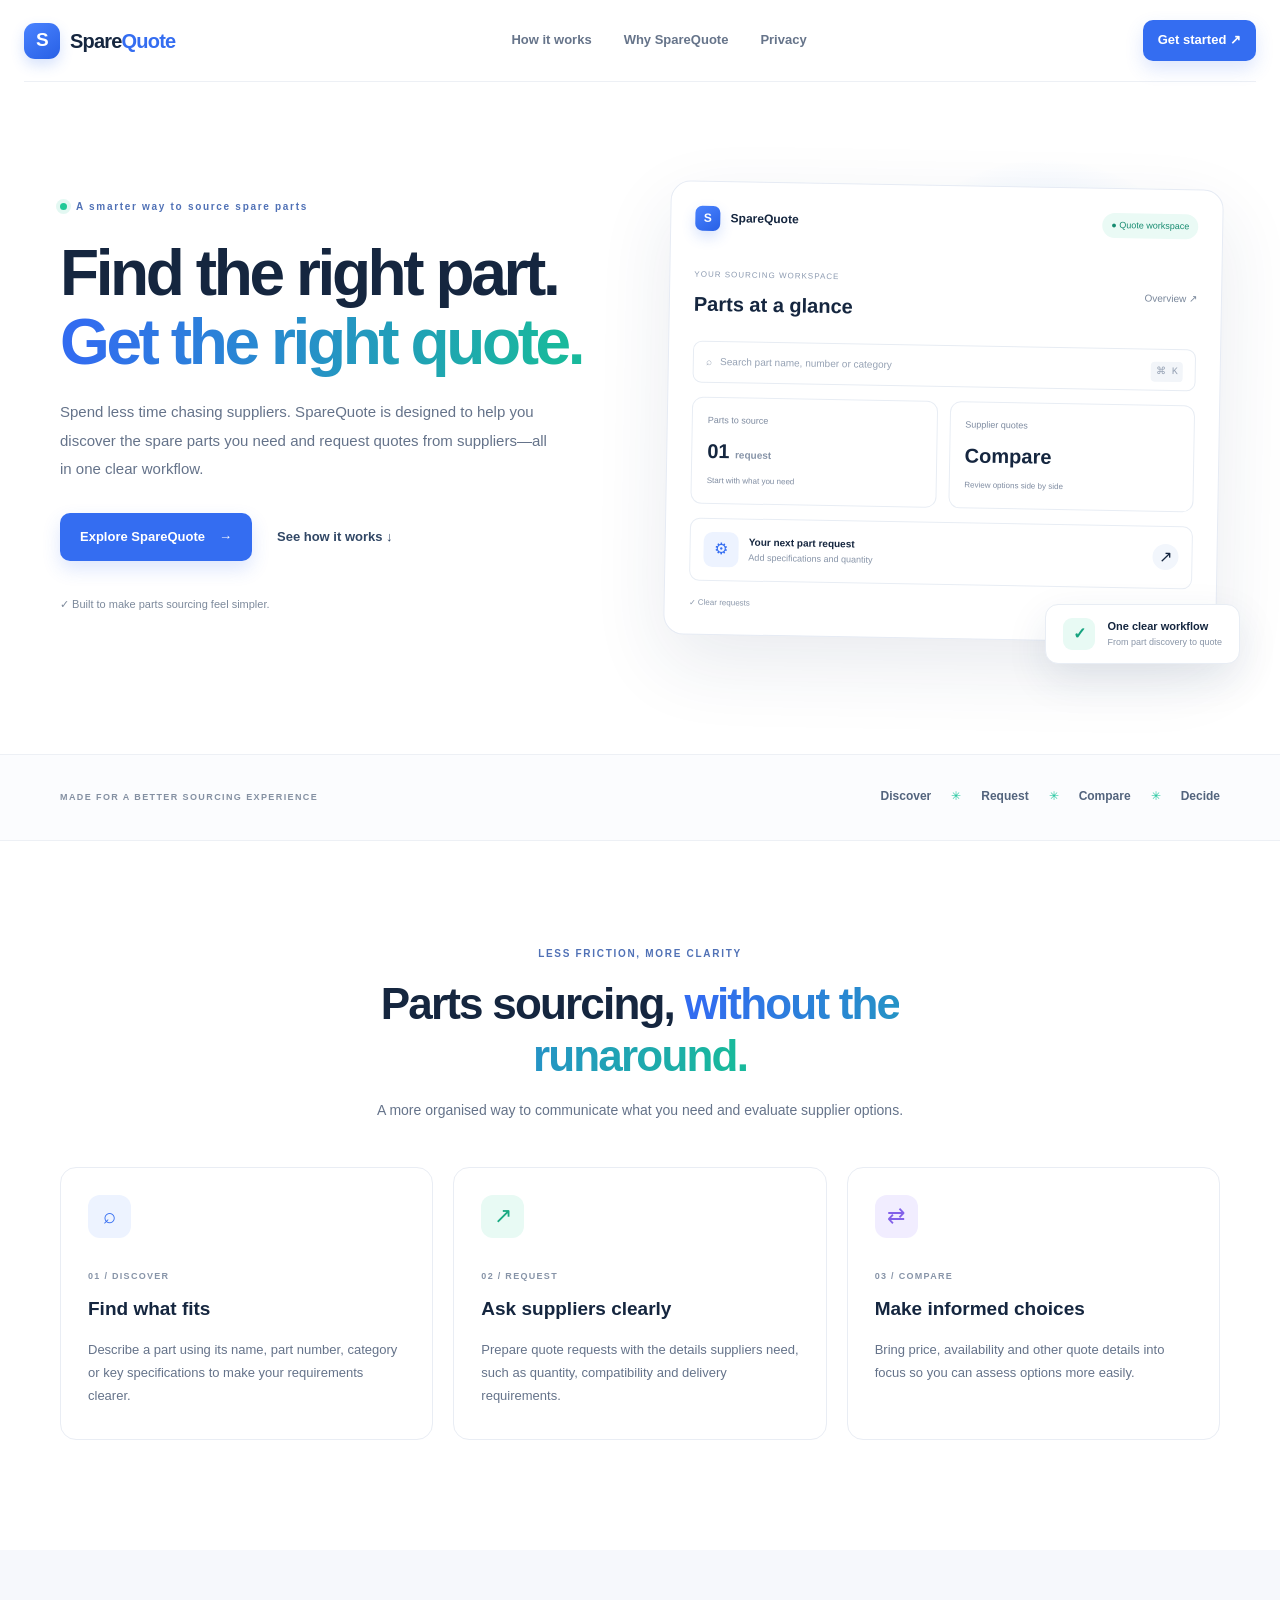
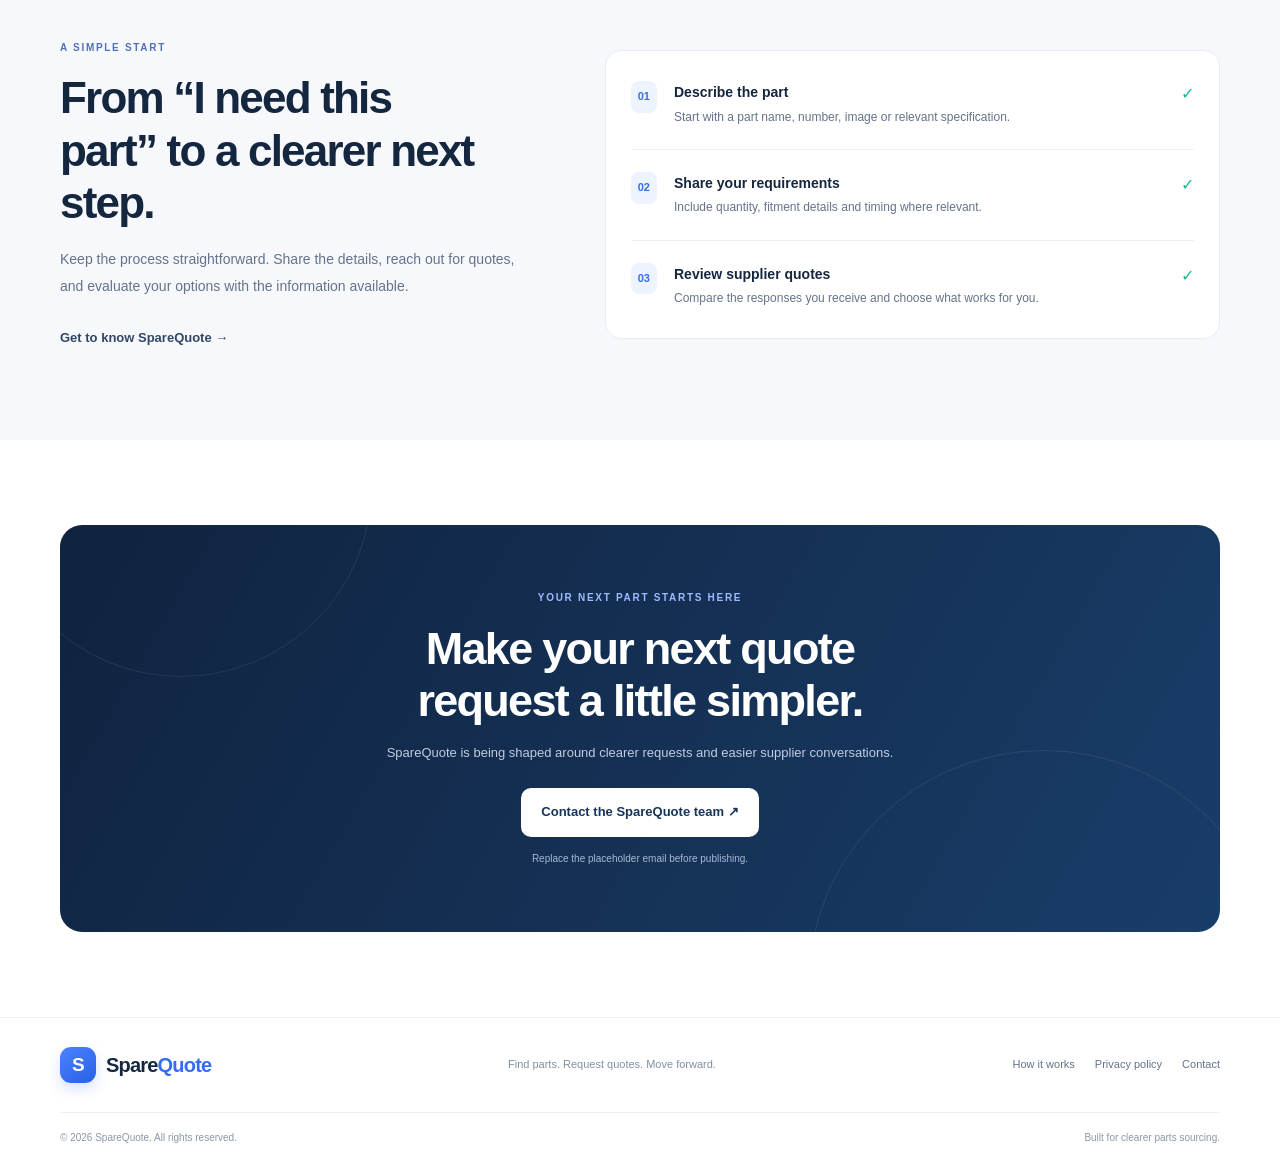
<file: index.html>
<!doctype html>
<html lang="en">
<head>
<meta charset="utf-8"><meta name="viewport" content="width=device-width, initial-scale=1">
<meta name="description" content="Discover spare parts and request supplier quotes with SpareQuote."><meta name="theme-color" content="#10233f">
<title>SpareQuote — Find parts. Compare quotes. Keep moving.</title>
<link rel="icon" href="assets/favicon.svg" type="image/svg+xml"><link rel="stylesheet" href="styles.css">
</head>
<body>
<header class="site-header"><a class="brand" href="#home" aria-label="SpareQuote home"><span class="brand-mark">S</span><span>Spare<span class="accent">Quote</span></span></a><nav aria-label="Main navigation"><a href="#how">How it works</a><a href="#benefits">Why SpareQuote</a><a href="privacy.html">Privacy</a></nav><a class="button small" href="#contact">Get started ↗</a></header>
<main id="home">
<section class="hero wrap"><div class="hero-copy"><div class="eyebrow"><i></i>A smarter way to source spare parts</div><h1>Find the right part.<br><span class="gradient">Get the right quote.</span></h1><p class="lede">Spend less time chasing suppliers. SpareQuote is designed to help you discover the spare parts you need and request quotes from suppliers—all in one clear workflow.</p><div class="actions"><a class="button" href="#contact">Explore SpareQuote <span>→</span></a><a class="text-link" href="#how">See how it works ↓</a></div><p class="trust">✓ Built to make parts sourcing feel simpler.</p></div>
<div class="visual"><div class="orb"></div><div class="dashboard"><div class="dash-top"><strong><span class="mini-mark">S</span> SpareQuote</strong><span class="pill">● Quote workspace</span></div><div class="dash-heading"><div><small>YOUR SOURCING WORKSPACE</small><h3>Parts at a glance</h3></div><span>Overview ↗</span></div><div class="search">⌕ &nbsp; Search part name, number or category <kbd>⌘ K</kbd></div><div class="stats"><div class="stat"><span>Parts to source</span><strong>01 <small>request</small></strong><em>Start with what you need</em></div><div class="stat"><span>Supplier quotes</span><strong>Compare</strong><em>Review options side by side</em></div></div><div class="request"><span class="gear">⚙</span><div><strong>Your next part request</strong><small>Add specifications and quantity</small></div><span class="arrow">↗</span></div><div class="dash-foot"><span>✓ Clear requests</span><span>✓ Informed decisions</span></div></div><div class="float-card"><b>✓</b><div><strong>One clear workflow</strong><small>From part discovery to quote</small></div></div></div></section>
<section class="proof"><div class="wrap proof-inner"><span>MADE FOR A BETTER SOURCING EXPERIENCE</span><div><b>Discover</b><i>✳</i><b>Request</b><i>✳</i><b>Compare</b><i>✳</i><b>Decide</b></div></div></section>
<section class="wrap features" id="benefits"><div class="section-head"><div class="eyebrow">LESS FRICTION, MORE CLARITY</div><h2>Parts sourcing, <span class="gradient">without the runaround.</span></h2><p>A more organised way to communicate what you need and evaluate supplier options.</p></div><div class="feature-grid"><article class="feature"><div class="feature-icon blue">⌕</div><small>01 / DISCOVER</small><h3>Find what fits</h3><p>Describe a part using its name, part number, category or key specifications to make your requirements clearer.</p></article><article class="feature"><div class="feature-icon green">↗</div><small>02 / REQUEST</small><h3>Ask suppliers clearly</h3><p>Prepare quote requests with the details suppliers need, such as quantity, compatibility and delivery requirements.</p></article><article class="feature"><div class="feature-icon violet">⇄</div><small>03 / COMPARE</small><h3>Make informed choices</h3><p>Bring price, availability and other quote details into focus so you can assess options more easily.</p></article></div></section>
<section class="workflow" id="how"><div class="wrap workflow-grid"><div><div class="eyebrow">A SIMPLE START</div><h2>From “I need this part” to a clearer next step.</h2><p class="lede">Keep the process straightforward. Share the details, reach out for quotes, and evaluate your options with the information available.</p><a class="text-link" href="#contact">Get to know SpareQuote →</a></div><div class="steps"><div class="step"><b>01</b><div><h3>Describe the part</h3><p>Start with a part name, number, image or relevant specification.</p></div><span>✓</span></div><div class="step"><b>02</b><div><h3>Share your requirements</h3><p>Include quantity, fitment details and timing where relevant.</p></div><span>✓</span></div><div class="step"><b>03</b><div><h3>Review supplier quotes</h3><p>Compare the responses you receive and choose what works for you.</p></div><span>✓</span></div></div></div></section>
<section class="wrap cta" id="contact"><div class="cta-card"><div class="eyebrow light">YOUR NEXT PART STARTS HERE</div><h2>Make your next quote<br>request a little simpler.</h2><p>SpareQuote is being shaped around clearer requests and easier supplier conversations.</p><a class="button white" href="mailto:CONTACT_EMAIL_PLACEHOLDER?subject=SpareQuote%20enquiry">Contact the SpareQuote team ↗</a><small>Replace the placeholder email before publishing.</small></div></section>
</main>
<footer><div class="wrap footer-main"><a class="brand" href="#home"><span class="brand-mark">S</span><span>Spare<span class="accent">Quote</span></span></a><p>Find parts. Request quotes. Move forward.</p><div><a href="#how">How it works</a><a href="privacy.html">Privacy policy</a><a href="mailto:CONTACT_EMAIL_PLACEHOLDER">Contact</a></div></div><div class="wrap footer-bottom"><span>© <span id="year">2026</span> SpareQuote. All rights reserved.</span><span>Built for clearer parts sourcing.</span></div></footer>
<script>document.getElementById('year').textContent=new Date().getFullYear();</script>
</body></html>
</file>
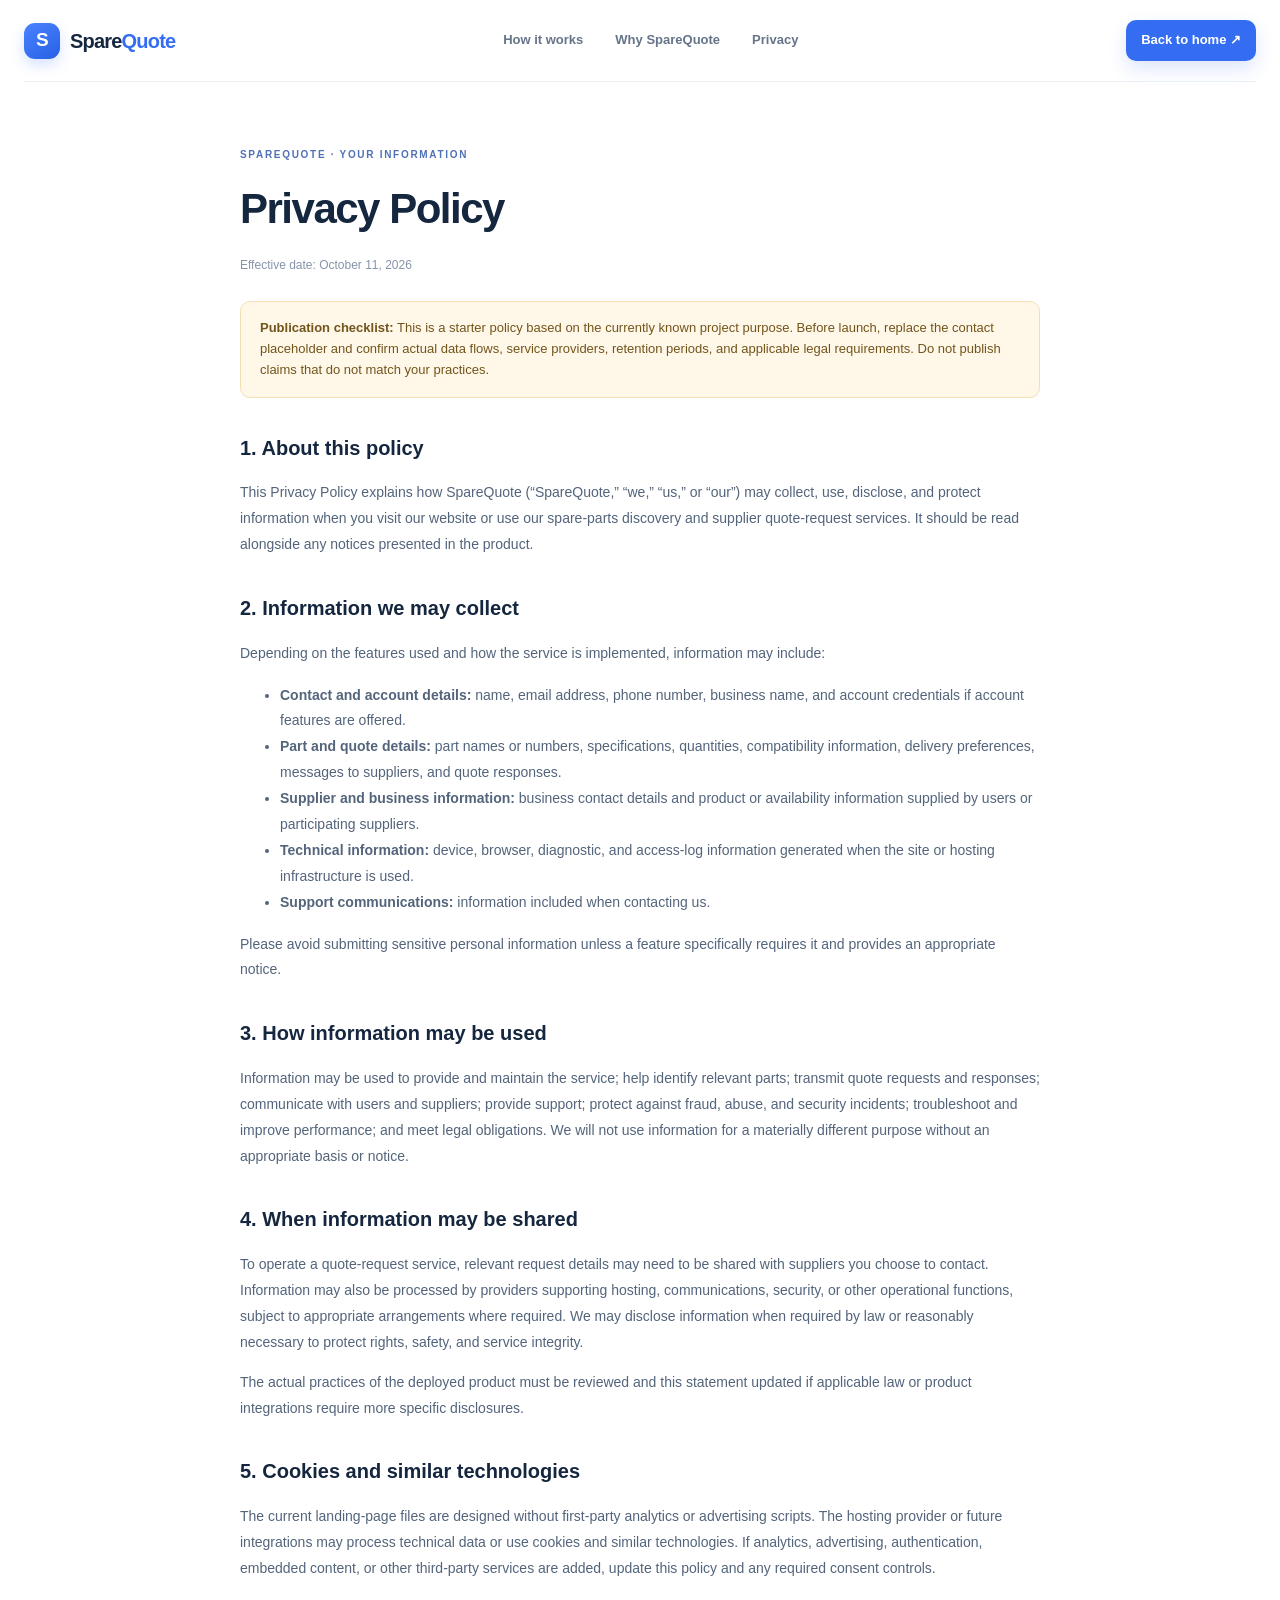
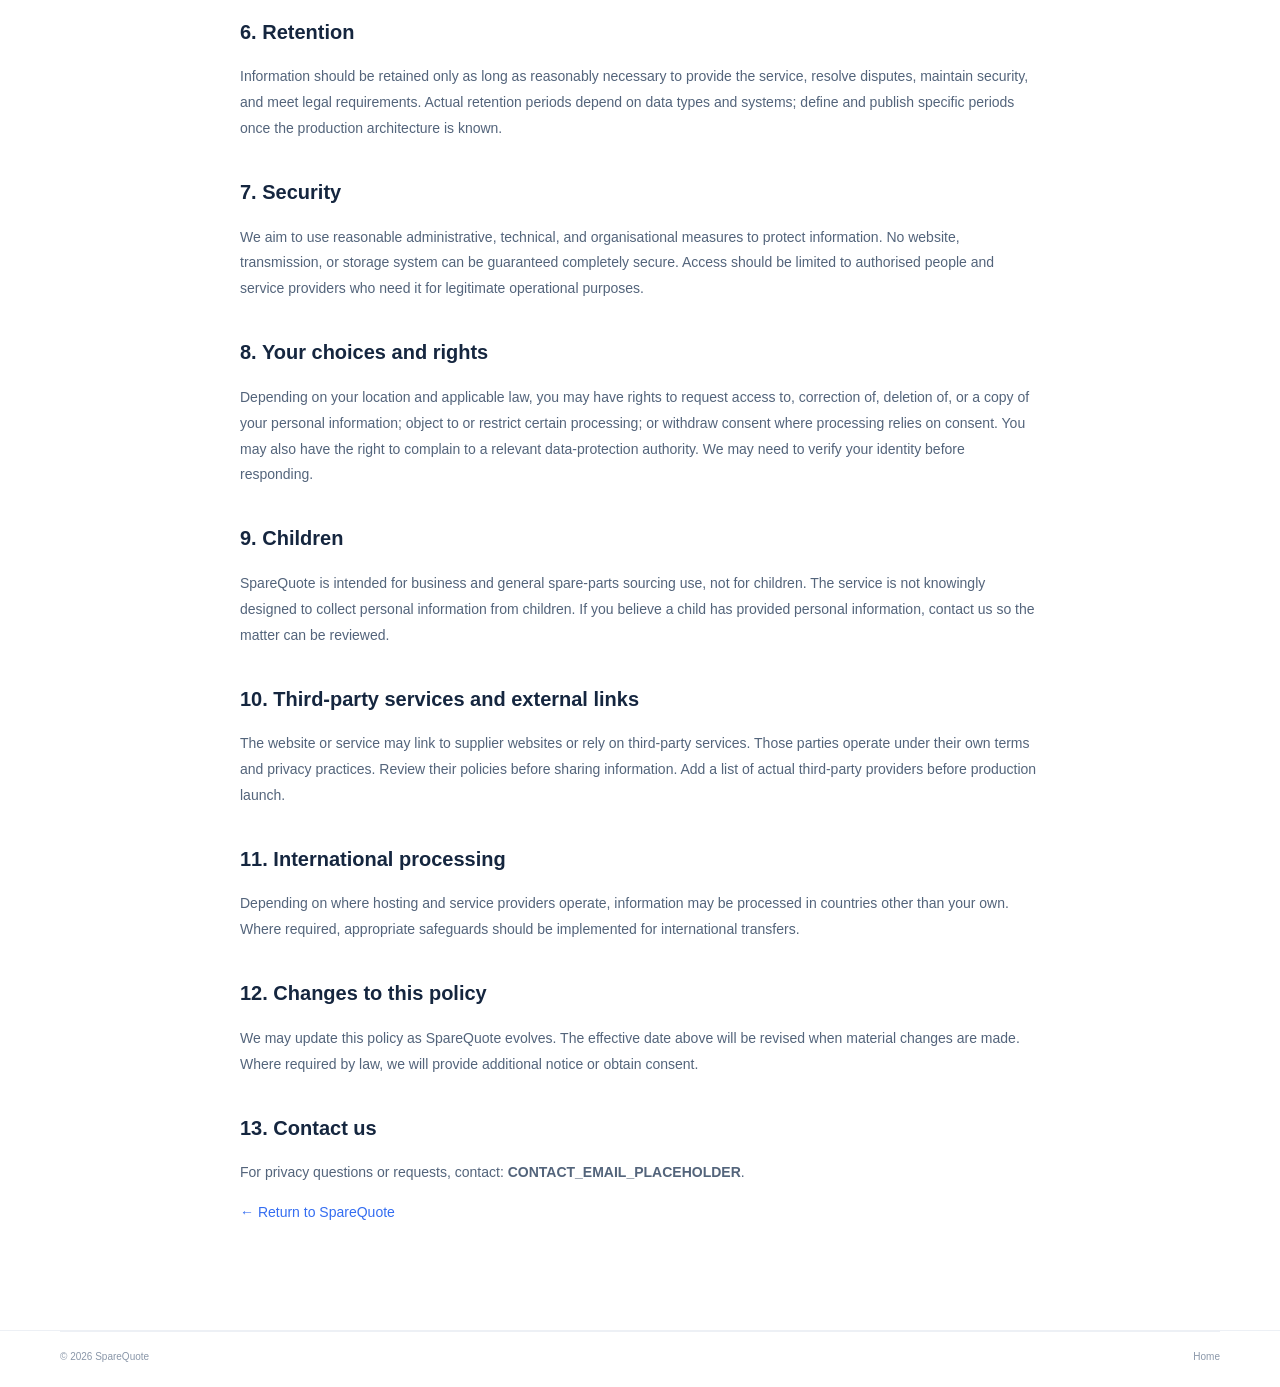
<file: privacy.html>
<!doctype html>
<html lang="en"><head><meta charset="utf-8"><meta name="viewport" content="width=device-width, initial-scale=1"><meta name="description" content="SpareQuote privacy policy"><title>Privacy Policy — SpareQuote</title><link rel="icon" href="assets/favicon.svg" type="image/svg+xml"><link rel="stylesheet" href="styles.css"></head>
<body><header class="site-header"><a class="brand" href="index.html"><span class="brand-mark">S</span><span>Spare<span class="accent">Quote</span></span></a><nav aria-label="Main navigation"><a href="index.html#how">How it works</a><a href="index.html#benefits">Why SpareQuote</a><a href="privacy.html" aria-current="page">Privacy</a></nav><a class="button small" href="index.html">Back to home ↗</a></header>
<main class="legal wrap"><article><div class="eyebrow">SPAREQUOTE · YOUR INFORMATION</div><h1>Privacy Policy</h1><p class="updated">Effective date: October 11, 2026</p><div class="notice"><strong>Publication checklist:</strong> This is a starter policy based on the currently known project purpose. Before launch, replace the contact placeholder and confirm actual data flows, service providers, retention periods, and applicable legal requirements. Do not publish claims that do not match your practices.</div>
<h2>1. About this policy</h2><p>This Privacy Policy explains how SpareQuote (“SpareQuote,” “we,” “us,” or “our”) may collect, use, disclose, and protect information when you visit our website or use our spare-parts discovery and supplier quote-request services. It should be read alongside any notices presented in the product.</p>
<h2>2. Information we may collect</h2><p>Depending on the features used and how the service is implemented, information may include:</p><ul><li><strong>Contact and account details:</strong> name, email address, phone number, business name, and account credentials if account features are offered.</li><li><strong>Part and quote details:</strong> part names or numbers, specifications, quantities, compatibility information, delivery preferences, messages to suppliers, and quote responses.</li><li><strong>Supplier and business information:</strong> business contact details and product or availability information supplied by users or participating suppliers.</li><li><strong>Technical information:</strong> device, browser, diagnostic, and access-log information generated when the site or hosting infrastructure is used.</li><li><strong>Support communications:</strong> information included when contacting us.</li></ul><p>Please avoid submitting sensitive personal information unless a feature specifically requires it and provides an appropriate notice.</p>
<h2>3. How information may be used</h2><p>Information may be used to provide and maintain the service; help identify relevant parts; transmit quote requests and responses; communicate with users and suppliers; provide support; protect against fraud, abuse, and security incidents; troubleshoot and improve performance; and meet legal obligations. We will not use information for a materially different purpose without an appropriate basis or notice.</p>
<h2>4. When information may be shared</h2><p>To operate a quote-request service, relevant request details may need to be shared with suppliers you choose to contact. Information may also be processed by providers supporting hosting, communications, security, or other operational functions, subject to appropriate arrangements where required. We may disclose information when required by law or reasonably necessary to protect rights, safety, and service integrity.</p><p>The actual practices of the deployed product must be reviewed and this statement updated if applicable law or product integrations require more specific disclosures.</p>
<h2>5. Cookies and similar technologies</h2><p>The current landing-page files are designed without first-party analytics or advertising scripts. The hosting provider or future integrations may process technical data or use cookies and similar technologies. If analytics, advertising, authentication, embedded content, or other third-party services are added, update this policy and any required consent controls.</p>
<h2>6. Retention</h2><p>Information should be retained only as long as reasonably necessary to provide the service, resolve disputes, maintain security, and meet legal requirements. Actual retention periods depend on data types and systems; define and publish specific periods once the production architecture is known.</p>
<h2>7. Security</h2><p>We aim to use reasonable administrative, technical, and organisational measures to protect information. No website, transmission, or storage system can be guaranteed completely secure. Access should be limited to authorised people and service providers who need it for legitimate operational purposes.</p>
<h2>8. Your choices and rights</h2><p>Depending on your location and applicable law, you may have rights to request access to, correction of, deletion of, or a copy of your personal information; object to or restrict certain processing; or withdraw consent where processing relies on consent. You may also have the right to complain to a relevant data-protection authority. We may need to verify your identity before responding.</p>
<h2>9. Children</h2><p>SpareQuote is intended for business and general spare-parts sourcing use, not for children. The service is not knowingly designed to collect personal information from children. If you believe a child has provided personal information, contact us so the matter can be reviewed.</p>
<h2>10. Third-party services and external links</h2><p>The website or service may link to supplier websites or rely on third-party services. Those parties operate under their own terms and privacy practices. Review their policies before sharing information. Add a list of actual third-party providers before production launch.</p>
<h2>11. International processing</h2><p>Depending on where hosting and service providers operate, information may be processed in countries other than your own. Where required, appropriate safeguards should be implemented for international transfers.</p>
<h2>12. Changes to this policy</h2><p>We may update this policy as SpareQuote evolves. The effective date above will be revised when material changes are made. Where required by law, we will provide additional notice or obtain consent.</p>
<h2>13. Contact us</h2><p>For privacy questions or requests, contact: <strong>CONTACT_EMAIL_PLACEHOLDER</strong>.</p><p><a href="index.html">← Return to SpareQuote</a></p></article></main>
<footer><div class="wrap footer-bottom"><span>© <span id="year">2026</span> SpareQuote</span><a href="index.html">Home</a></div></footer><script>document.getElementById('year').textContent=new Date().getFullYear();</script></body></html>
</file>
<file: styles.css>
:root{--navy:#10233f;--ink:#15263f;--muted:#65738a;--blue:#346df1;--green:#20c997;--line:#e8edf4;--pale:#f6f8fc}*{box-sizing:border-box}html{scroll-behavior:smooth;scroll-padding-top:90px}body{margin:0;color:var(--ink);font-family:Inter,-apple-system,BlinkMacSystemFont,"Segoe UI",sans-serif;line-height:1.6;background:#fff}a{color:inherit;text-decoration:none}.wrap{width:min(1160px,calc(100% - 48px));margin-inline:auto}.site-header{height:82px;display:flex;align-items:center;justify-content:space-between;width:min(1240px,calc(100% - 48px));margin:auto;border-bottom:1px solid #edf0f5}.brand{display:inline-flex;align-items:center;gap:10px;font-weight:800;font-size:20px;letter-spacing:-.8px}.brand-mark,.mini-mark{display:inline-grid;place-items:center;background:linear-gradient(145deg,#4a83ff,#2860e5);color:white;border-radius:11px;font-weight:800;box-shadow:0 6px 14px #346df133}.brand-mark{width:36px;height:36px;font-size:19px}.accent{color:var(--blue)}nav{display:flex;gap:32px;color:#66748a;font-size:13px;font-weight:600}nav a:hover,.text-link:hover{color:var(--blue)}.button{display:inline-flex;align-items:center;justify-content:center;gap:14px;padding:14px 20px;background:var(--blue);color:#fff;border-radius:10px;font-size:13px;font-weight:700;box-shadow:0 8px 18px #346df12b;transition:transform .2s}.button:hover{transform:translateY(-2px)}.button.small{padding:10px 15px}.hero{display:grid;grid-template-columns:1fr 1fr;gap:54px;align-items:center;padding-top:78px;padding-bottom:90px;min-height:610px}.eyebrow{display:flex;align-items:center;gap:9px;color:#5071b6;font-size:10px;font-weight:800;letter-spacing:1.7px}.eyebrow i{width:7px;height:7px;background:var(--green);border-radius:50%;box-shadow:0 0 0 4px #20c99720}.hero h1{font-size:clamp(42px,5vw,64px);line-height:1.09;letter-spacing:-3.4px;margin:24px 0 20px;font-weight:800}.gradient{background:linear-gradient(100deg,#326cf0 5%,#19b99c 95%);-webkit-background-clip:text;background-clip:text;color:transparent}.lede{font-size:15px;line-height:1.9;color:var(--muted);max-width:500px}.actions{display:flex;align-items:center;gap:25px;margin-top:29px}.text-link{font-size:13px;font-weight:700;color:#314765}.trust{color:#7c899b;font-size:11px;margin-top:35px}.visual{position:relative;padding:25px 0}.orb{position:absolute;width:350px;height:350px;border-radius:50%;background:radial-gradient(circle,#d9e7ff 0%,#edf5ff 45%,#fff 72%);right:0;top:0}.dashboard{position:relative;background:#fff;border:1px solid #e6ebf4;border-radius:20px;padding:24px;box-shadow:0 28px 75px #1c376019;transform:rotate(1deg)}.dash-top,.dash-heading,.stats,.request,.dash-foot{display:flex;align-items:center;justify-content:space-between}.dash-top{font-size:12px}.mini-mark{width:25px;height:25px;border-radius:7px;margin-right:7px}.pill{background:#eafaf5;color:#168b70;border-radius:20px;padding:5px 9px;font-size:9px}.dash-heading{margin:28px 0 18px}.dash-heading small{font-size:8px;letter-spacing:1px;color:#8c9ab0}.dash-heading h3{margin:3px 0;font-size:20px}.dash-heading>span{font-size:10px;color:#78869a}.search{border:1px solid #e7ecf3;border-radius:9px;padding:12px;color:#96a2b4;font-size:10px}.search kbd{float:right;background:#f2f5f9;border-radius:4px;padding:2px 5px}.stats{gap:12px;margin:14px 0}.stat{width:50%;padding:15px;border:1px solid #e8edf4;border-radius:11px}.stat>span,.stat em{display:block;color:#7e8ba0;font-size:9px;font-style:normal}.stat strong{display:block;font-size:20px;margin:8px 0}.stat strong small{font-size:10px;color:#8794a8}.stat em{font-size:8px}.request{padding:13px;border:1px solid #e8edf4;border-radius:10px;gap:10px}.gear{display:grid;place-items:center;width:35px;height:35px;border-radius:9px;background:#edf3ff;color:#346df1}.request div{flex:1}.request strong,.request small{display:block}.request strong{font-size:10px}.request small{font-size:9px;color:#8794a8}.arrow{display:grid;place-items:center;background:#f2f6fc;width:26px;height:26px;border-radius:50%}.dash-foot{font-size:8px;color:#8a97aa;margin-top:16px}.float-card{position:absolute;right:-20px;bottom:0;display:flex;align-items:center;gap:12px;background:white;border:1px solid #e8edf4;border-radius:13px;padding:13px 17px;box-shadow:0 15px 40px #1c37601a}.float-card>b{display:grid;place-items:center;background:#e8faf4;color:#16a37f;border-radius:9px;width:32px;height:32px}.float-card strong,.float-card small{display:block}.float-card strong{font-size:11px}.float-card small{font-size:9px;color:#8995a7}.proof{border-block:1px solid #edf0f5;background:#fbfcfe}.proof-inner{min-height:85px;display:flex;align-items:center;justify-content:space-between;gap:20px}.proof-inner>span{font-size:9px;letter-spacing:1.4px;color:#8490a2;font-weight:800}.proof-inner div{display:flex;align-items:center;gap:20px;font-size:12px;color:#53647d}.proof-inner i{font-style:normal;color:#25c7a0}.features{padding-top:105px;padding-bottom:110px}.section-head{text-align:center;max-width:670px;margin:0 auto 45px}.section-head .eyebrow{justify-content:center}.section-head h2,.workflow h2{font-size:clamp(31px,4vw,44px);line-height:1.2;letter-spacing:-1.8px;margin:16px 0}.section-head p{color:var(--muted);font-size:14px}.feature-grid{display:grid;grid-template-columns:repeat(3,1fr);gap:20px}.feature{padding:27px;border:1px solid #e9edf4;border-radius:16px;transition:transform .2s,box-shadow .2s}.feature:hover{transform:translateY(-4px);box-shadow:0 18px 45px #1c37600c}.feature-icon{display:grid;place-items:center;width:43px;height:43px;border-radius:12px;font-size:22px;margin-bottom:23px}.blue{background:#edf3ff;color:#346df1}.green{background:#e8faf4;color:#19aa82}.violet{background:#f1edff;color:#8261e9}.feature>small{font-size:9px;font-weight:800;letter-spacing:1.3px;color:#8794a8}.feature h3{font-size:19px;margin:8px 0}.feature p{font-size:13px;color:var(--muted);line-height:1.8;margin-bottom:4px}.workflow{background:var(--pale);padding:90px 0}.workflow-grid{display:grid;grid-template-columns:.85fr 1.15fr;gap:90px;align-items:center}.workflow h2{max-width:430px}.workflow .lede{font-size:14px;margin-bottom:25px}.steps{background:#fff;border:1px solid #e7ecf4;border-radius:16px;padding:8px 25px}.step{display:flex;align-items:flex-start;gap:17px;padding:22px 0;border-bottom:1px solid #edf0f5}.step:last-child{border:0}.step>b{font-size:11px;color:var(--blue);background:#edf3ff;border-radius:8px;padding:7px}.step div{flex:1}.step h3{font-size:14px;margin:0 0 4px}.step p{font-size:12px;color:var(--muted);margin:0}.step>span{color:#19b78d}.cta{padding-top:85px;padding-bottom:85px}.cta-card{position:relative;overflow:hidden;background:linear-gradient(120deg,#10233f,#193d69);border-radius:22px;text-align:center;padding:65px 24px;color:white}.cta-card:before,.cta-card:after{content:"";position:absolute;border:1px solid #ffffff14;border-radius:50%;width:380px;height:380px;top:-230px;left:-70px}.cta-card:after{left:auto;top:auto;right:-60px;bottom:-290px;width:470px;height:470px}.cta-card>*{position:relative}.light{color:#9dbbff;justify-content:center}.cta h2{font-size:clamp(32px,4vw,45px);line-height:1.15;letter-spacing:-1.7px;margin:17px 0}.cta p{font-size:13px;color:#c1cde0;margin-bottom:24px}.button.white{background:white;color:#17345a;box-shadow:none}.cta small{display:block;margin-top:14px;color:#a8bad4;font-size:10px}footer{border-top:1px solid #edf0f5}.footer-main{display:flex;align-items:center;justify-content:space-between;gap:20px;padding-top:27px;padding-bottom:27px}.footer-main p{font-size:11px;color:#8290a3}.footer-main>div{display:flex;gap:20px;font-size:11px;color:#64738a}.footer-bottom{display:flex;justify-content:space-between;border-top:1px solid #edf0f5;padding-top:17px;padding-bottom:22px;color:#8a97a9;font-size:10px}.legal{padding-top:65px;padding-bottom:90px}.legal article{max-width:800px;margin:auto}.legal h1{font-size:42px;letter-spacing:-1.5px;margin:12px 0}.legal h2{font-size:20px;margin-top:34px}.legal p,.legal li{font-size:14px;line-height:1.85;color:#53647b}.updated{font-size:12px!important;color:#8794a8!important}.notice{padding:16px 19px;background:#fff7e7;border:1px solid #f3dfb3;border-radius:10px;color:#72551d;font-size:13px;margin:25px 0}.legal a{color:var(--blue)}@media(max-width:850px){nav{gap:15px}.hero{grid-template-columns:1fr;gap:30px;padding-top:55px}.hero-copy{max-width:650px}.visual{max-width:570px;width:100%;margin:auto}.workflow-grid{grid-template-columns:1fr;gap:35px}.proof-inner{align-items:flex-start;flex-direction:column;padding-top:22px;padding-bottom:22px}.proof-inner div{flex-wrap:wrap}.footer-main{flex-wrap:wrap}.footer-main p{order:3;width:100%;margin:0}}@media(max-width:560px){.wrap,.site-header{width:calc(100% - 32px)}.site-header{height:70px}.site-header nav{display:none}.brand{font-size:18px}.hero h1{letter-spacing:-2px}.hero{padding-top:42px;padding-bottom:60px}.actions{align-items:flex-start;flex-direction:column;gap:17px}.dashboard{padding:16px}.dash-heading{margin-top:20px}.float-card{right:-5px}.feature-grid{grid-template-columns:1fr}.features{padding-top:70px;padding-bottom:75px}.workflow{padding:65px 0}.steps{padding:5px 16px}.cta{padding-top:55px;padding-bottom:55px}.cta-card{padding:48px 18px}.footer-main>div{flex-wrap:wrap;gap:12px}.footer-bottom{gap:10px;flex-direction:column}.stat{padding:10px}.stat strong{font-size:16px}}
</file>
